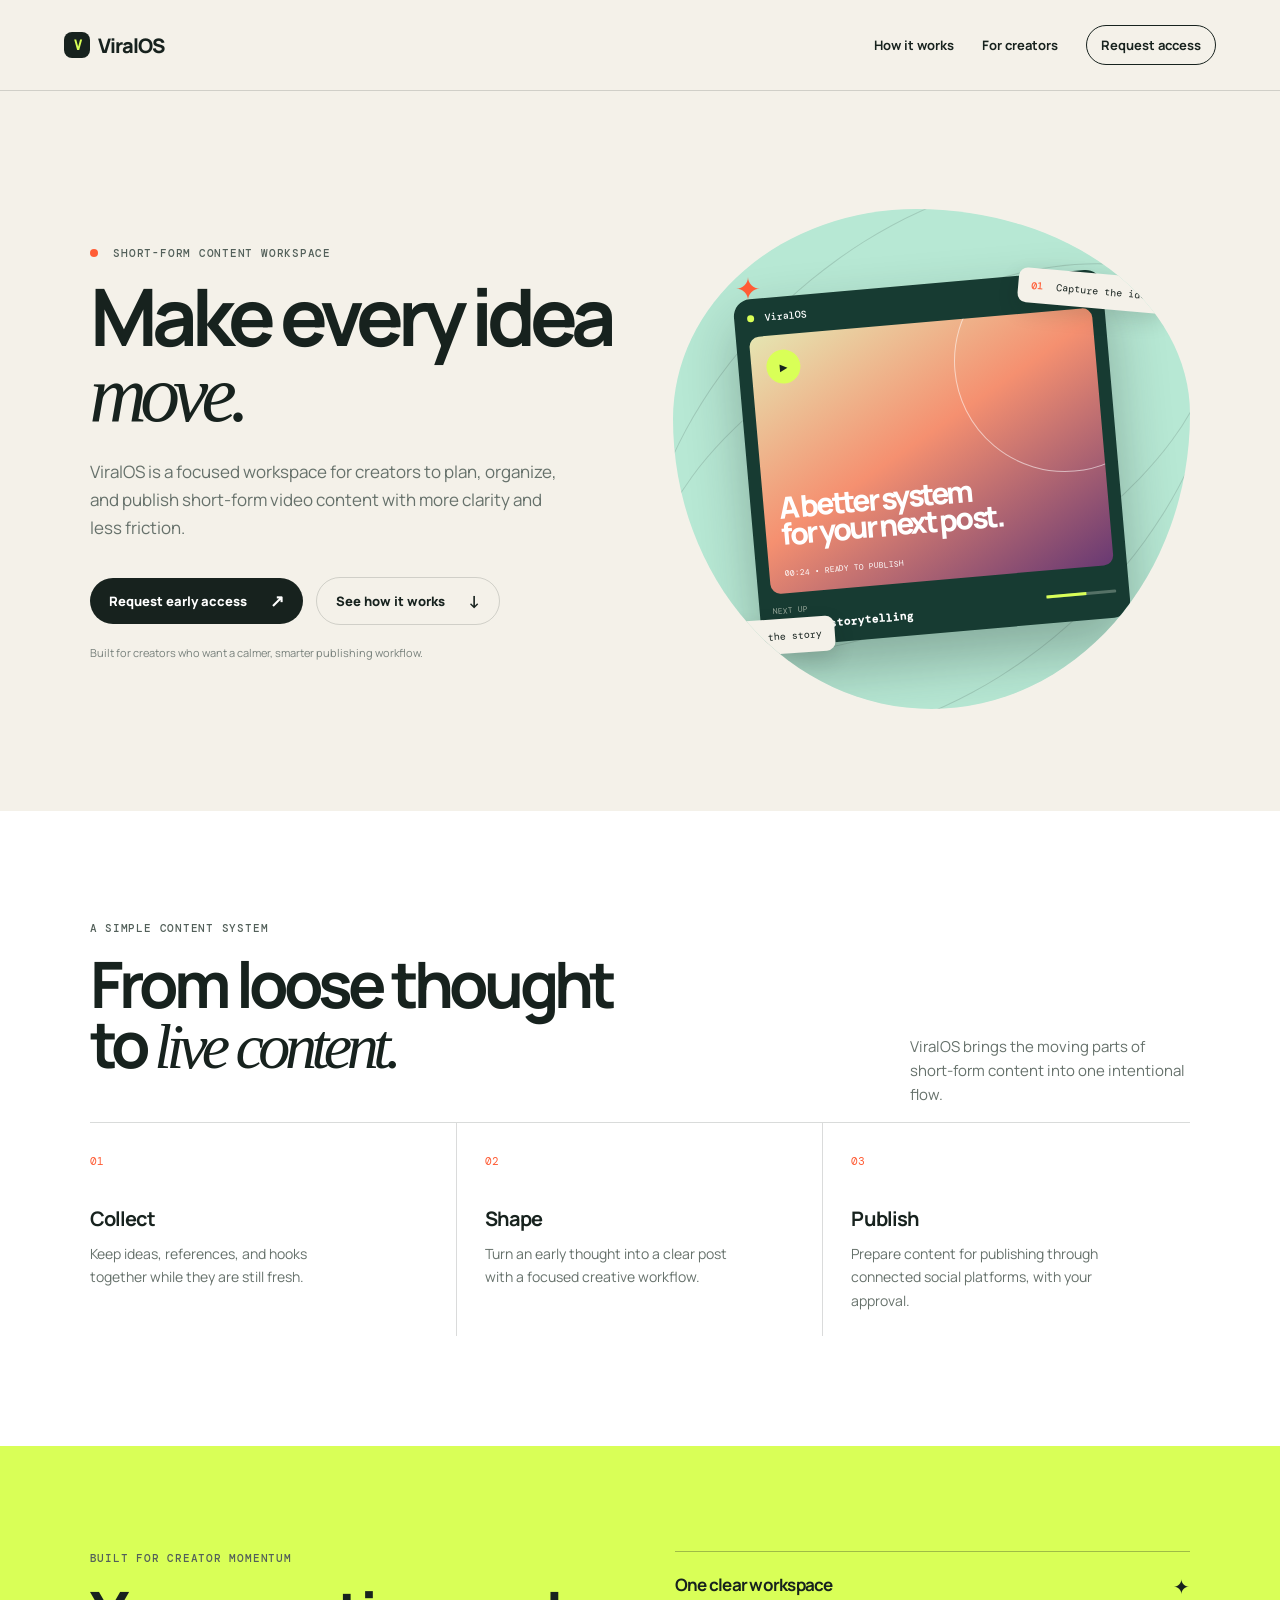
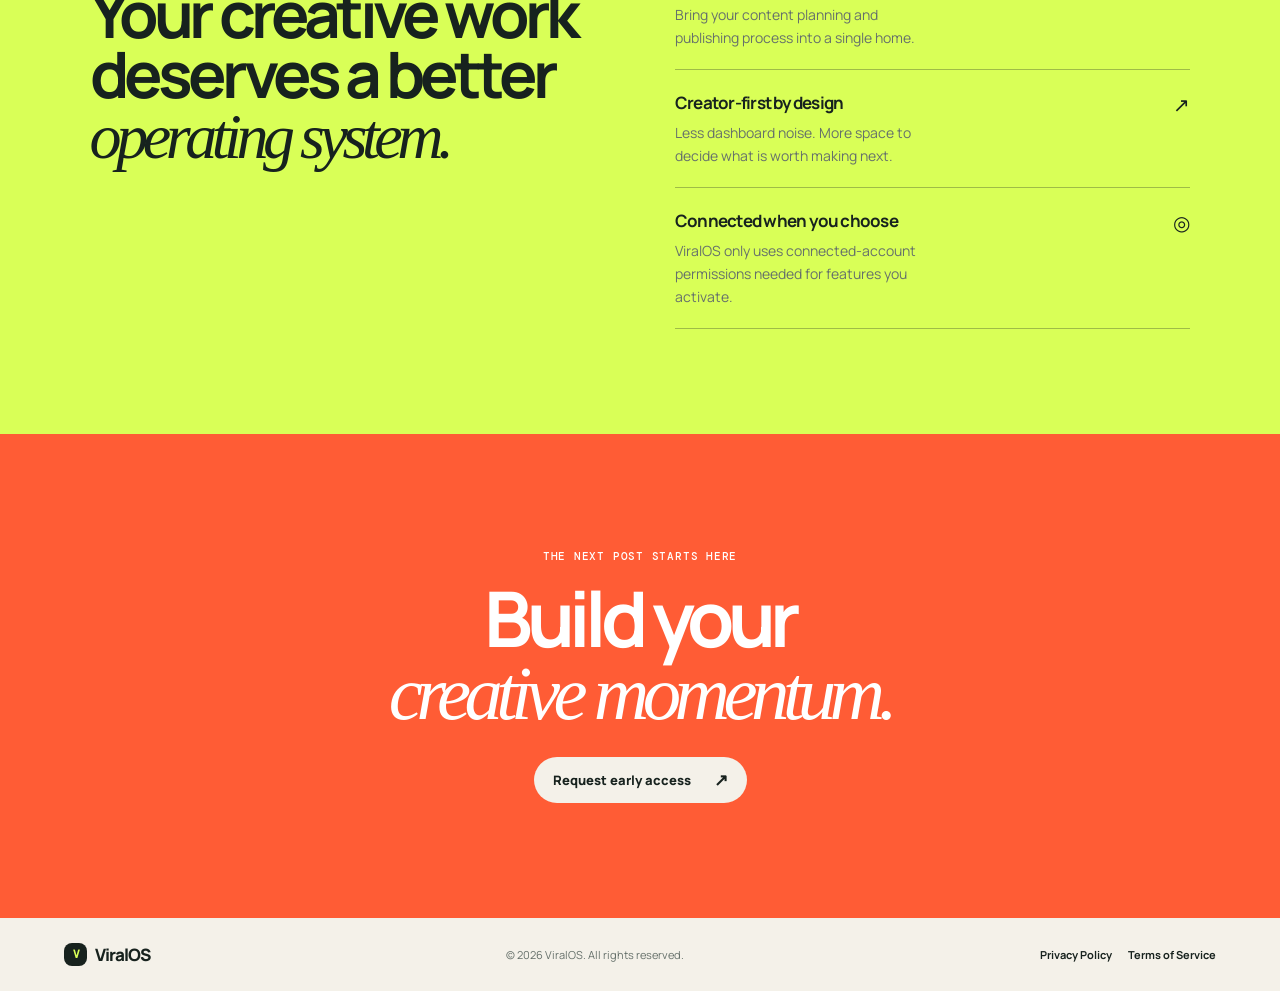
<file: index.html>
<!doctype html>
<html lang="en">
  <head>
    <meta charset="UTF-8" />
    <meta name="viewport" content="width=device-width, initial-scale=1.0" />
    <meta name="description" content="ViralOS helps creators plan, manage and publish short-form video content." />
    <title>ViralOS — Create with momentum</title>
    <link rel="preconnect" href="https://fonts.googleapis.com" />
    <link rel="preconnect" href="https://fonts.gstatic.com" crossorigin />
    <link href="https://fonts.googleapis.com/css2?family=DM+Mono:wght@400;500&family=Manrope:wght@400;500;600;700;800&display=swap" rel="stylesheet" />
    <link rel="stylesheet" href="styles.css" />
  </head>
  <body>
    <header class="site-header">
      <a class="brand" href="index.html" aria-label="ViralOS home"><span class="brand-mark">V</span>ViralOS</a>
      <nav aria-label="Main navigation">
        <a href="#how-it-works">How it works</a>
        <a href="#built-for-creators">For creators</a>
        <a class="nav-cta" href="mailto:davvifsantos@gmail.com?subject=ViralOS%20early%20access">Request access</a>
      </nav>
    </header>

    <main>
      <section class="hero">
        <div class="hero-copy">
          <p class="eyebrow"><span></span> SHORT-FORM CONTENT WORKSPACE</p>
          <h1>Make every idea<br /><em>move.</em></h1>
          <p class="hero-text">ViralOS is a focused workspace for creators to plan, organize, and publish short-form video content with more clarity and less friction.</p>
          <div class="hero-actions">
            <a class="button primary" href="mailto:davvifsantos@gmail.com?subject=ViralOS%20early%20access">Request early access <b>↗</b></a>
            <a class="button subtle" href="#how-it-works">See how it works <b>↓</b></a>
          </div>
          <p class="microcopy">Built for creators who want a calmer, smarter publishing workflow.</p>
        </div>
        <div class="hero-art" aria-label="Abstract ViralOS content workspace preview">
          <div class="orbit orbit-one"></div><div class="orbit orbit-two"></div>
          <div class="dashboard-card">
            <div class="card-top"><span class="mini-brand"><i></i> ViralOS</span><span class="live"><i></i> WORKSPACE</span></div>
            <div class="video-frame"><div class="play">▶</div><div class="video-caption">A better system<br />for your next post.</div><div class="video-meta">00:24 <span>•</span> READY TO PUBLISH</div></div>
            <div class="card-bottom"><div><small>NEXT UP</small><strong>Creator storytelling</strong></div><div class="progress"><span></span></div></div>
          </div>
          <div class="floating-note note-one"><span>01</span> Capture the idea</div>
          <div class="floating-note note-two"><span>02</span> Shape the story</div>
          <div class="spark spark-one">✦</div><div class="spark spark-two">✦</div>
        </div>
      </section>

      <section class="principles" id="how-it-works">
        <p class="eyebrow">A SIMPLE CONTENT SYSTEM</p>
        <div class="section-heading"><h2>From loose thought<br />to <em>live content.</em></h2><p>ViralOS brings the moving parts of short-form content into one intentional flow.</p></div>
        <div class="steps">
          <article><span class="step-number">01</span><h3>Collect</h3><p>Keep ideas, references, and hooks together while they are still fresh.</p></article>
          <article><span class="step-number">02</span><h3>Shape</h3><p>Turn an early thought into a clear post with a focused creative workflow.</p></article>
          <article><span class="step-number">03</span><h3>Publish</h3><p>Prepare content for publishing through connected social platforms, with your approval.</p></article>
        </div>
      </section>

      <section class="creator-section" id="built-for-creators">
        <div class="statement"><p class="eyebrow">BUILT FOR CREATOR MOMENTUM</p><h2>Your creative work<br />deserves a better<br /><em>operating system.</em></h2></div>
        <div class="benefits">
          <article><span>✦</span><h3>One clear workspace</h3><p>Bring your content planning and publishing process into a single home.</p></article>
          <article><span>↗</span><h3>Creator-first by design</h3><p>Less dashboard noise. More space to decide what is worth making next.</p></article>
          <article><span>◎</span><h3>Connected when you choose</h3><p>ViralOS only uses connected-account permissions needed for features you activate.</p></article>
        </div>
      </section>

      <section class="closing">
        <p class="eyebrow">THE NEXT POST STARTS HERE</p>
        <h2>Build your<br /><em>creative momentum.</em></h2>
        <a class="button primary light" href="mailto:davvifsantos@gmail.com?subject=ViralOS%20early%20access">Request early access <b>↗</b></a>
      </section>
    </main>

    <footer>
      <a class="brand" href="index.html"><span class="brand-mark">V</span>ViralOS</a>
      <p>© <span id="year"></span> ViralOS. All rights reserved.</p>
      <div><a href="privacy/">Privacy Policy</a><a href="terms/">Terms of Service</a></div>
    </footer>
    <script>document.getElementById('year').textContent = new Date().getFullYear();</script>
  </body>
</html>
</file>
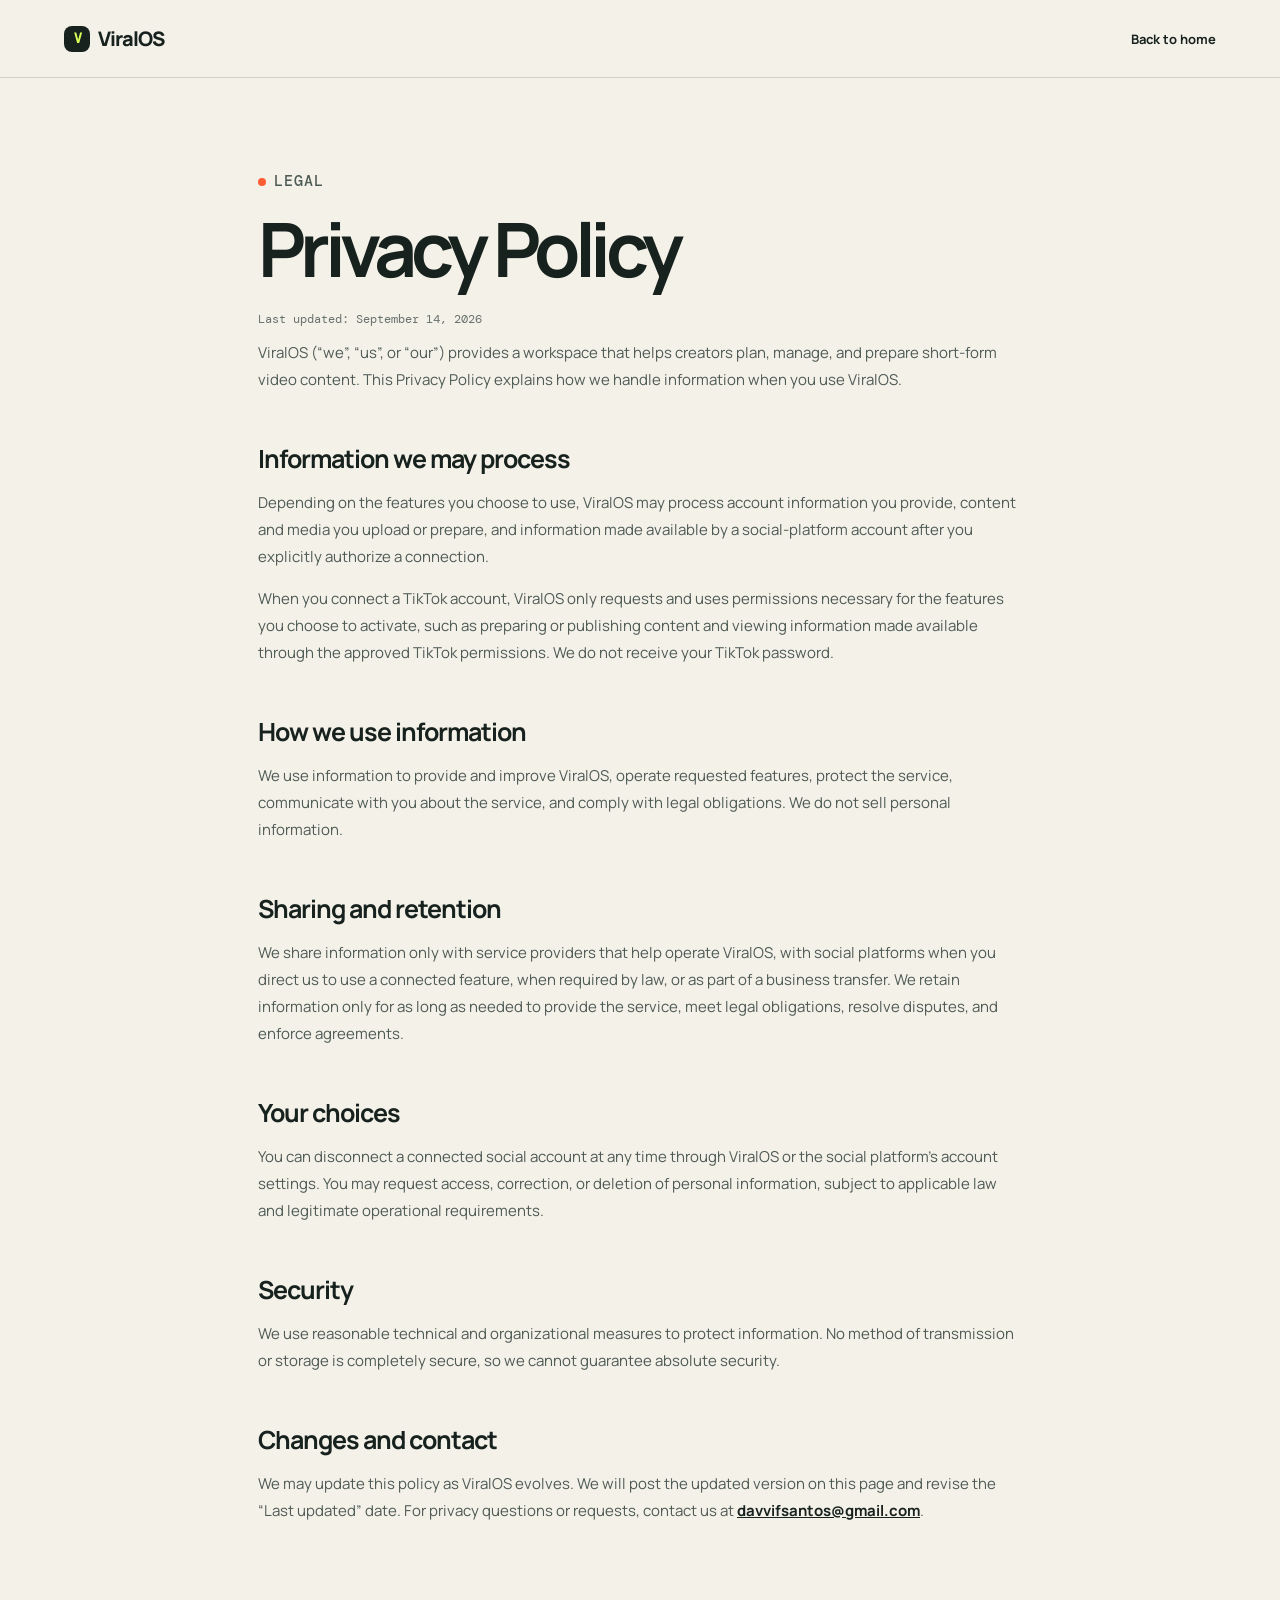
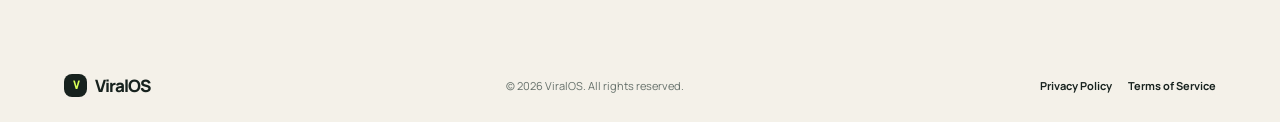
<file: privacy/index.html>
<!doctype html>
<html lang="en"><head><meta charset="UTF-8" /><meta name="viewport" content="width=device-width, initial-scale=1.0" /><meta name="description" content="ViralOS Privacy Policy" /><title>Privacy Policy — ViralOS</title><link rel="preconnect" href="https://fonts.googleapis.com" /><link rel="preconnect" href="https://fonts.gstatic.com" crossorigin /><link href="https://fonts.googleapis.com/css2?family=DM+Mono:wght@400;500&family=Manrope:wght@400;500;600;700;800&display=swap" rel="stylesheet" /><link rel="stylesheet" href="../styles.css" /><style>.legal{max-width:820px;margin:0 auto;padding:90px 28px 110px}.legal h1{font-size:clamp(45px,6vw,75px)}.legal h2{font:700 25px Manrope,sans-serif;letter-spacing:-.04em;margin:48px 0 13px}.legal p{font-size:15px;line-height:1.8;color:#4e5a54}.legal .updated{font:12px "DM Mono",monospace;color:#66716b}.legal a{color:#17221e;text-decoration:underline;font-weight:700}</style></head>
<body><header class="site-header"><a class="brand" href="../"><span class="brand-mark">V</span>ViralOS</a><nav><a href="../">Back to home</a></nav></header><main class="legal"><p class="eyebrow"><span></span>LEGAL</p><h1>Privacy Policy</h1><p class="updated">Last updated: September 14, 2026</p><p>ViralOS (“we”, “us”, or “our”) provides a workspace that helps creators plan, manage, and prepare short-form video content. This Privacy Policy explains how we handle information when you use ViralOS.</p><h2>Information we may process</h2><p>Depending on the features you choose to use, ViralOS may process account information you provide, content and media you upload or prepare, and information made available by a social-platform account after you explicitly authorize a connection.</p><p>When you connect a TikTok account, ViralOS only requests and uses permissions necessary for the features you choose to activate, such as preparing or publishing content and viewing information made available through the approved TikTok permissions. We do not receive your TikTok password.</p><h2>How we use information</h2><p>We use information to provide and improve ViralOS, operate requested features, protect the service, communicate with you about the service, and comply with legal obligations. We do not sell personal information.</p><h2>Sharing and retention</h2><p>We share information only with service providers that help operate ViralOS, with social platforms when you direct us to use a connected feature, when required by law, or as part of a business transfer. We retain information only for as long as needed to provide the service, meet legal obligations, resolve disputes, and enforce agreements.</p><h2>Your choices</h2><p>You can disconnect a connected social account at any time through ViralOS or the social platform’s account settings. You may request access, correction, or deletion of personal information, subject to applicable law and legitimate operational requirements.</p><h2>Security</h2><p>We use reasonable technical and organizational measures to protect information. No method of transmission or storage is completely secure, so we cannot guarantee absolute security.</p><h2>Changes and contact</h2><p>We may update this policy as ViralOS evolves. We will post the updated version on this page and revise the “Last updated” date. For privacy questions or requests, contact us at <a href="mailto:davvifsantos@gmail.com">davvifsantos@gmail.com</a>.</p></main><footer><a class="brand" href="../"><span class="brand-mark">V</span>ViralOS</a><p>© <span id="year"></span> ViralOS. All rights reserved.</p><div><a href="index.html">Privacy Policy</a><a href="../terms/">Terms of Service</a></div></footer><script>document.getElementById('year').textContent=new Date().getFullYear()</script></body></html>
</file>
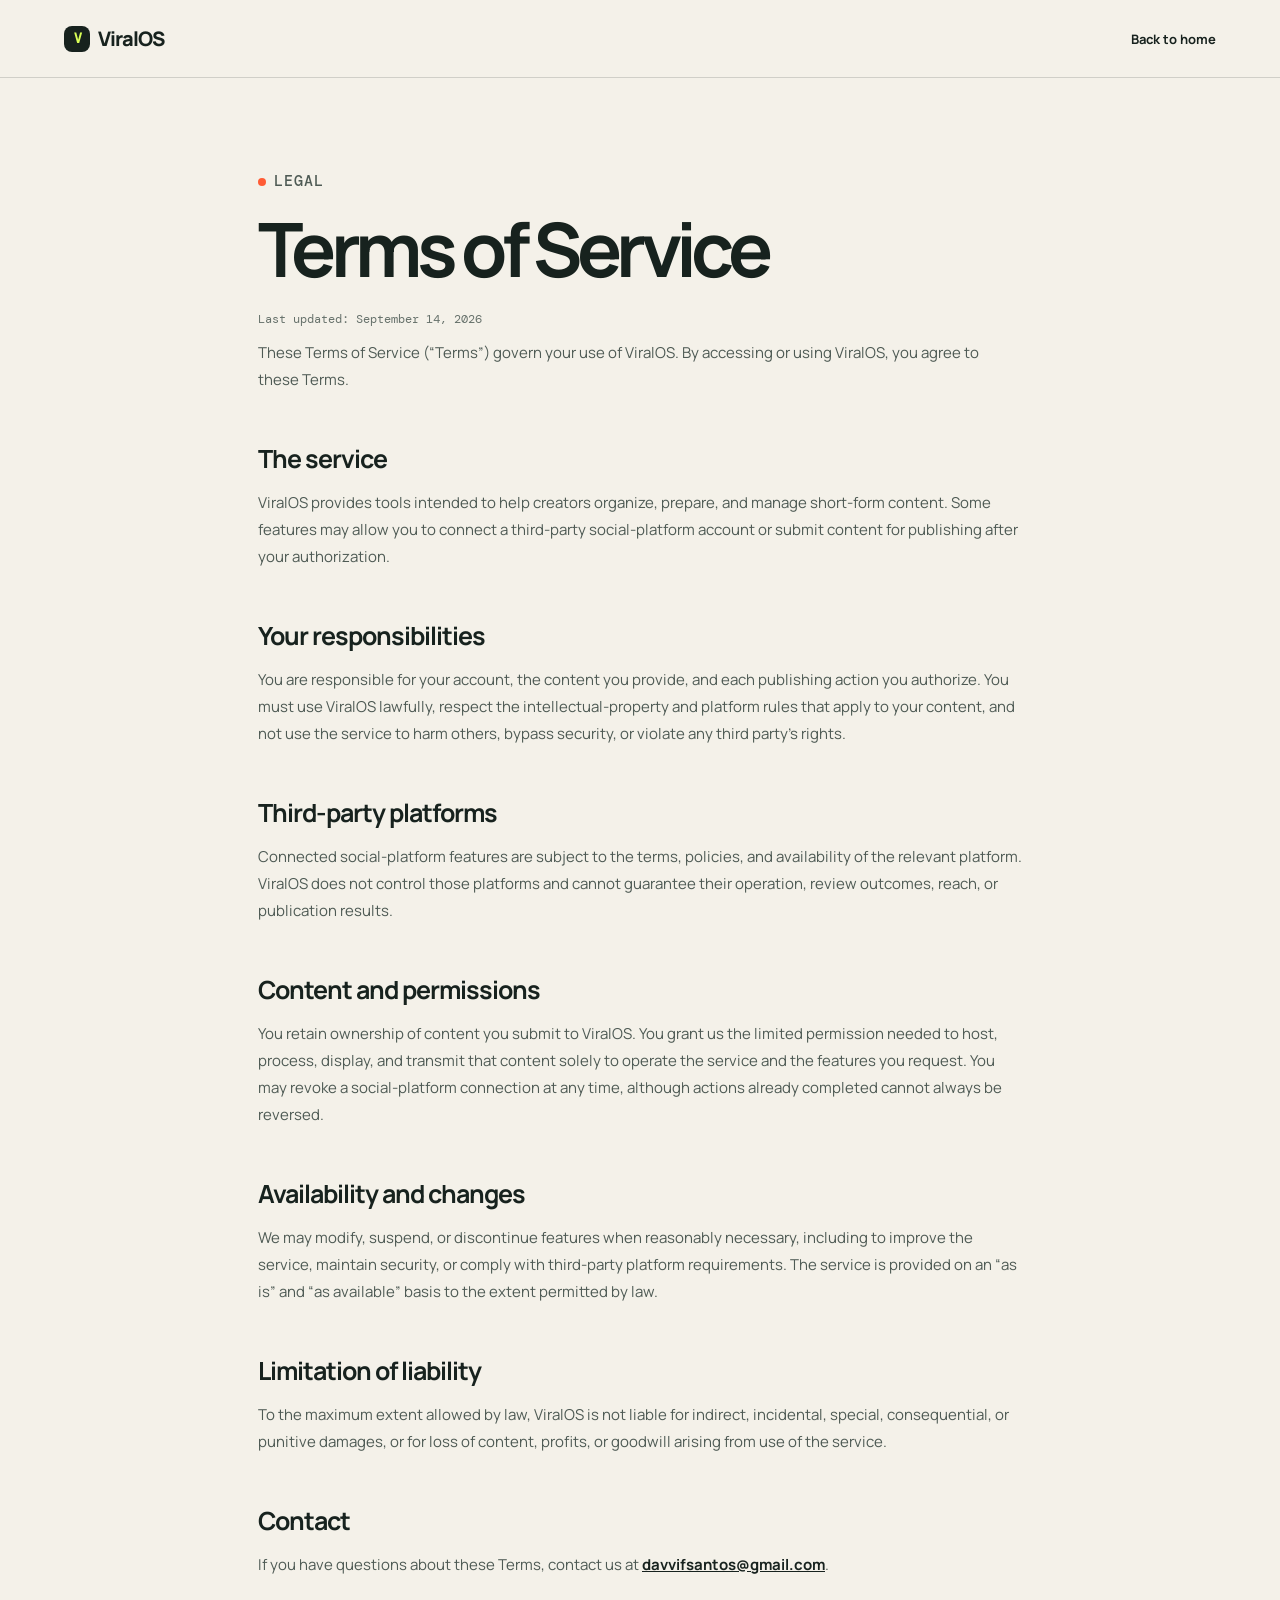
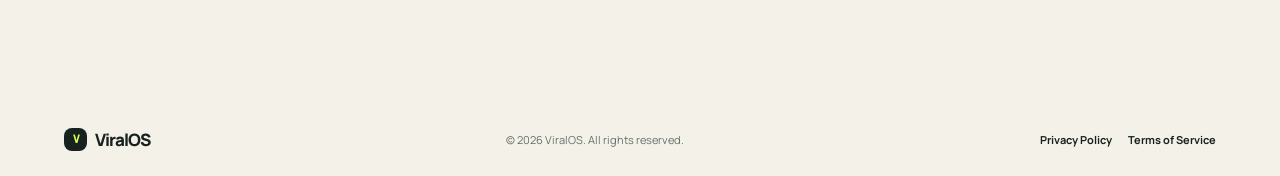
<file: terms/index.html>
<!doctype html>
<html lang="en"><head><meta charset="UTF-8" /><meta name="viewport" content="width=device-width, initial-scale=1.0" /><meta name="description" content="ViralOS Terms of Service" /><title>Terms of Service — ViralOS</title><link rel="preconnect" href="https://fonts.googleapis.com" /><link rel="preconnect" href="https://fonts.gstatic.com" crossorigin /><link href="https://fonts.googleapis.com/css2?family=DM+Mono:wght@400;500&family=Manrope:wght@400;500;600;700;800&display=swap" rel="stylesheet" /><link rel="stylesheet" href="../styles.css" /><style>.legal{max-width:820px;margin:0 auto;padding:90px 28px 110px}.legal h1{font-size:clamp(45px,6vw,75px)}.legal h2{font:700 25px Manrope,sans-serif;letter-spacing:-.04em;margin:48px 0 13px}.legal p{font-size:15px;line-height:1.8;color:#4e5a54}.legal .updated{font:12px "DM Mono",monospace;color:#66716b}.legal a{color:#17221e;text-decoration:underline;font-weight:700}</style></head>
<body><header class="site-header"><a class="brand" href="../"><span class="brand-mark">V</span>ViralOS</a><nav><a href="../">Back to home</a></nav></header><main class="legal"><p class="eyebrow"><span></span>LEGAL</p><h1>Terms of Service</h1><p class="updated">Last updated: September 14, 2026</p><p>These Terms of Service (“Terms”) govern your use of ViralOS. By accessing or using ViralOS, you agree to these Terms.</p><h2>The service</h2><p>ViralOS provides tools intended to help creators organize, prepare, and manage short-form content. Some features may allow you to connect a third-party social-platform account or submit content for publishing after your authorization.</p><h2>Your responsibilities</h2><p>You are responsible for your account, the content you provide, and each publishing action you authorize. You must use ViralOS lawfully, respect the intellectual-property and platform rules that apply to your content, and not use the service to harm others, bypass security, or violate any third party’s rights.</p><h2>Third-party platforms</h2><p>Connected social-platform features are subject to the terms, policies, and availability of the relevant platform. ViralOS does not control those platforms and cannot guarantee their operation, review outcomes, reach, or publication results.</p><h2>Content and permissions</h2><p>You retain ownership of content you submit to ViralOS. You grant us the limited permission needed to host, process, display, and transmit that content solely to operate the service and the features you request. You may revoke a social-platform connection at any time, although actions already completed cannot always be reversed.</p><h2>Availability and changes</h2><p>We may modify, suspend, or discontinue features when reasonably necessary, including to improve the service, maintain security, or comply with third-party platform requirements. The service is provided on an “as is” and “as available” basis to the extent permitted by law.</p><h2>Limitation of liability</h2><p>To the maximum extent allowed by law, ViralOS is not liable for indirect, incidental, special, consequential, or punitive damages, or for loss of content, profits, or goodwill arising from use of the service.</p><h2>Contact</h2><p>If you have questions about these Terms, contact us at <a href="mailto:davvifsantos@gmail.com">davvifsantos@gmail.com</a>.</p></main><footer><a class="brand" href="../"><span class="brand-mark">V</span>ViralOS</a><p>© <span id="year"></span> ViralOS. All rights reserved.</p><div><a href="../privacy/">Privacy Policy</a><a href="index.html">Terms of Service</a></div></footer><script>document.getElementById('year').textContent=new Date().getFullYear()</script></body></html>
</file>
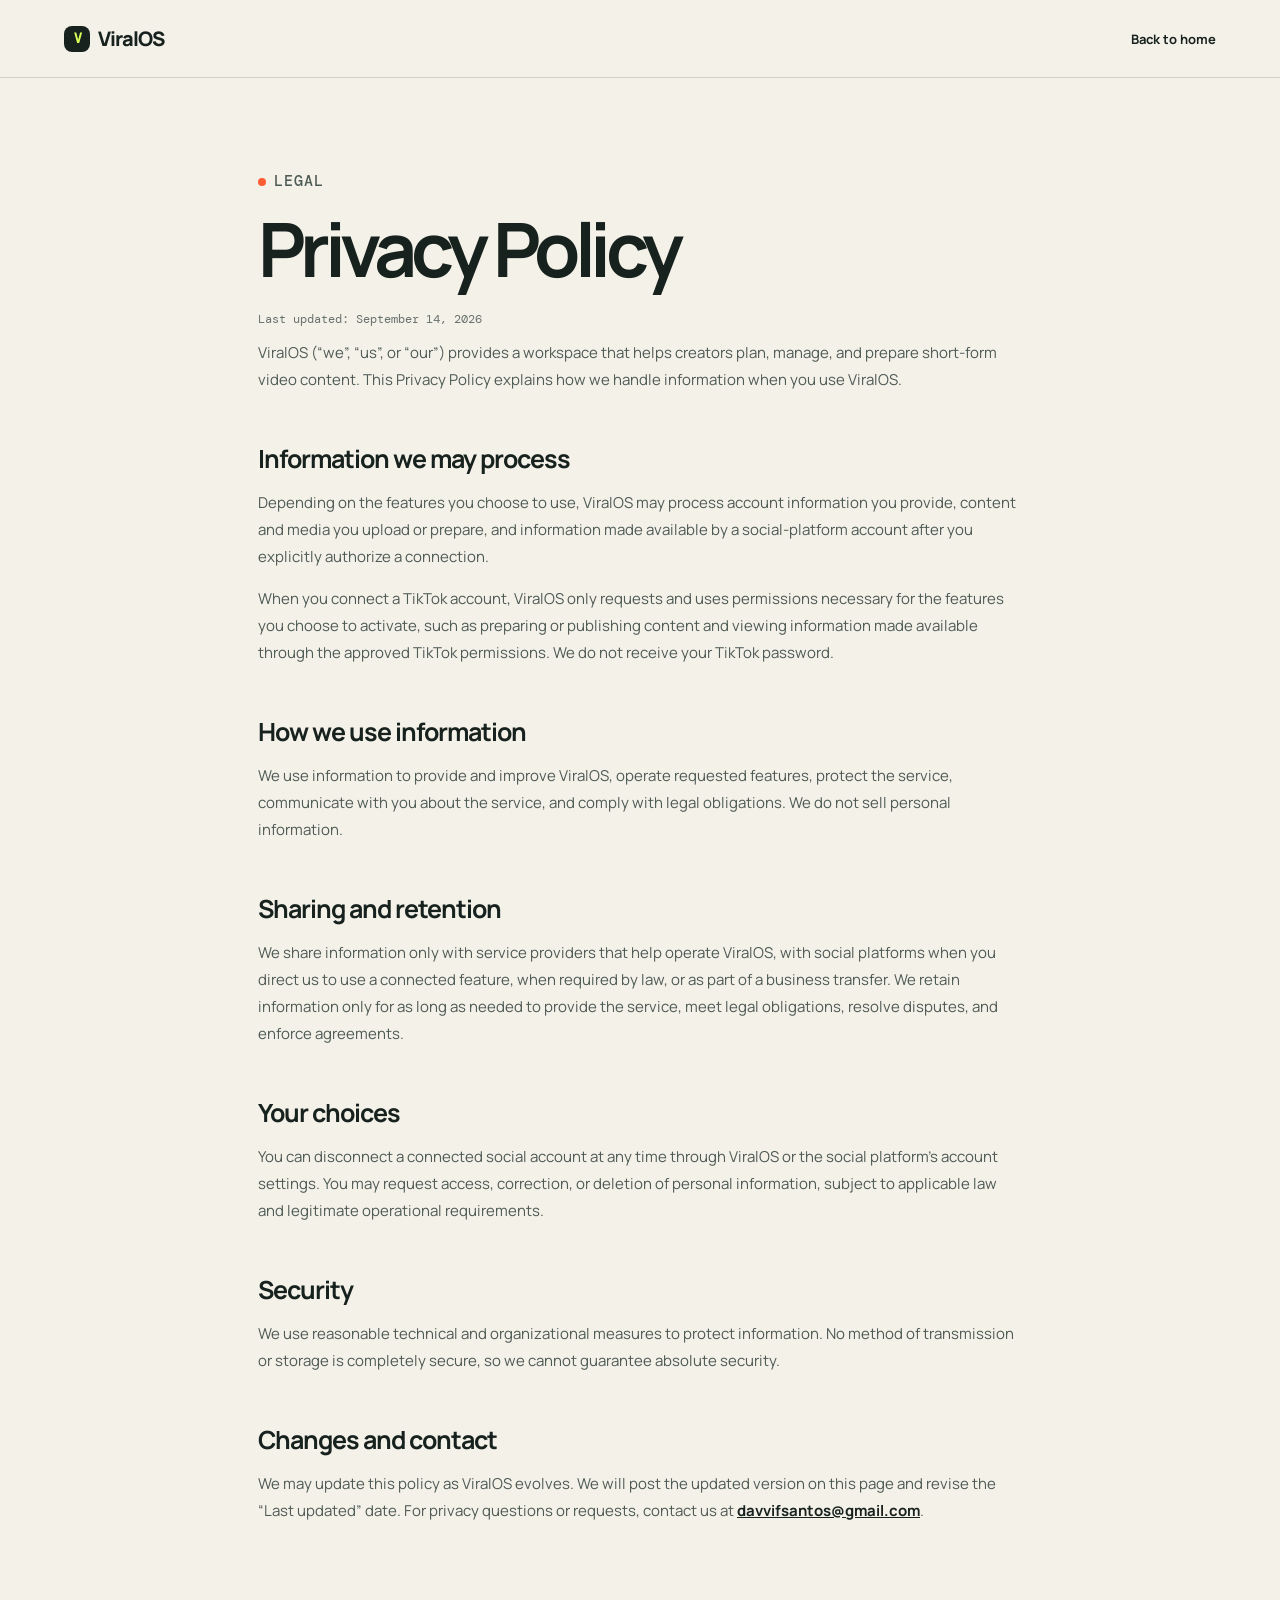
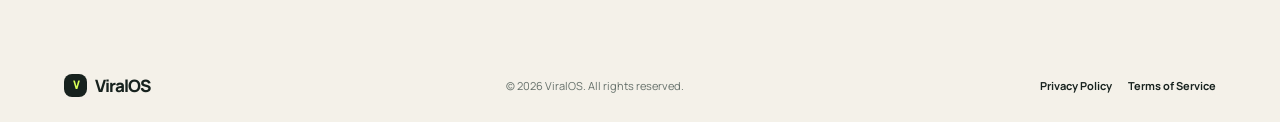
<file: privacy.html>
<!doctype html>
<html lang="en">
  <head>
    <meta charset="UTF-8" /><meta name="viewport" content="width=device-width, initial-scale=1.0" />
    <meta name="description" content="ViralOS Privacy Policy" /><title>Privacy Policy — ViralOS</title>
    <link rel="preconnect" href="https://fonts.googleapis.com" /><link rel="preconnect" href="https://fonts.gstatic.com" crossorigin />
    <link href="https://fonts.googleapis.com/css2?family=DM+Mono:wght@400;500&family=Manrope:wght@400;500;600;700;800&display=swap" rel="stylesheet" /><link rel="stylesheet" href="styles.css" />
    <style>.legal{max-width:820px;margin:0 auto;padding:90px 28px 110px}.legal h1{font-size:clamp(45px,6vw,75px)}.legal h2{font:700 25px Manrope,sans-serif;letter-spacing:-.04em;margin:48px 0 13px}.legal p,.legal li{font-size:15px;line-height:1.8;color:#4e5a54}.legal ul{padding-left:22px}.legal .updated{font:12px "DM Mono",monospace;color:#66716b}.legal a{color:#17221e;text-decoration:underline;font-weight:700}</style>
  </head>
  <body><header class="site-header"><a class="brand" href="index.html"><span class="brand-mark">V</span>ViralOS</a><nav><a href="index.html">Back to home</a></nav></header>
  <main class="legal"><p class="eyebrow"><span></span>LEGAL</p><h1>Privacy Policy</h1><p class="updated">Last updated: September 14, 2026</p>
  <p>ViralOS (“we”, “us”, or “our”) provides a workspace that helps creators plan, manage, and prepare short-form video content. This Privacy Policy explains how we handle information when you use ViralOS.</p>
  <h2>Information we may process</h2><p>Depending on the features you choose to use, ViralOS may process account information you provide, content and media you upload or prepare, and information made available by a social-platform account after you explicitly authorize a connection.</p><p>When you connect a TikTok account, ViralOS only requests and uses permissions necessary for the features you choose to activate, such as preparing or publishing content and viewing information made available through the approved TikTok permissions. We do not receive your TikTok password.</p>
  <h2>How we use information</h2><p>We use information to provide and improve ViralOS, operate requested features, protect the service, communicate with you about the service, and comply with legal obligations. We do not sell personal information.</p>
  <h2>Sharing and retention</h2><p>We share information only with service providers that help operate ViralOS, with social platforms when you direct us to use a connected feature, when required by law, or as part of a business transfer. We retain information only for as long as needed to provide the service, meet legal obligations, resolve disputes, and enforce agreements.</p>
  <h2>Your choices</h2><p>You can disconnect a connected social account at any time through ViralOS or the social platform’s account settings. You may request access, correction, or deletion of personal information, subject to applicable law and legitimate operational requirements.</p>
  <h2>Security</h2><p>We use reasonable technical and organizational measures to protect information. No method of transmission or storage is completely secure, so we cannot guarantee absolute security.</p>
  <h2>Changes and contact</h2><p>We may update this policy as ViralOS evolves. We will post the updated version on this page and revise the “Last updated” date. For privacy questions or requests, contact us at <a href="mailto:davvifsantos@gmail.com">davvifsantos@gmail.com</a>.</p>
  </main><footer><a class="brand" href="index.html"><span class="brand-mark">V</span>ViralOS</a><p>© <span id="year"></span> ViralOS. All rights reserved.</p><div><a href="privacy.html">Privacy Policy</a><a href="terms.html">Terms of Service</a></div></footer><script>document.getElementById('year').textContent=new Date().getFullYear()</script></body>
</html>
</file>
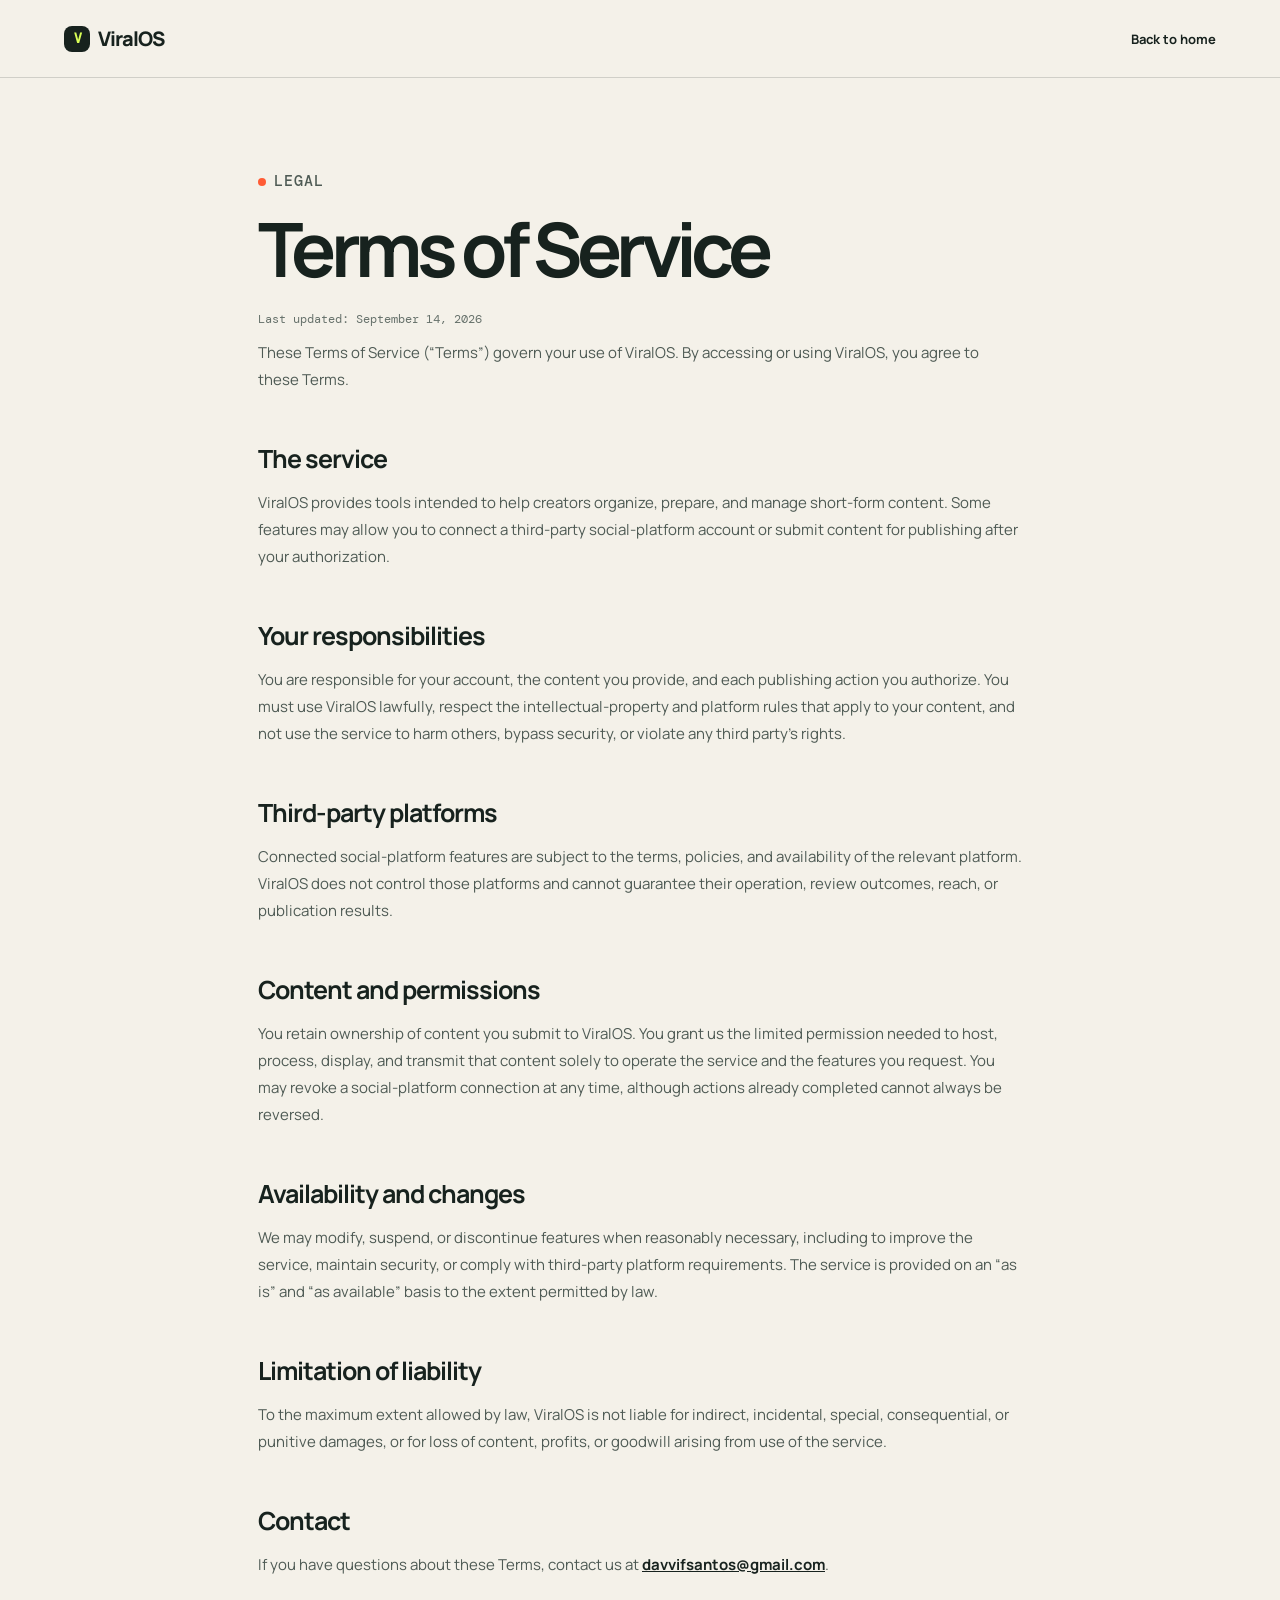
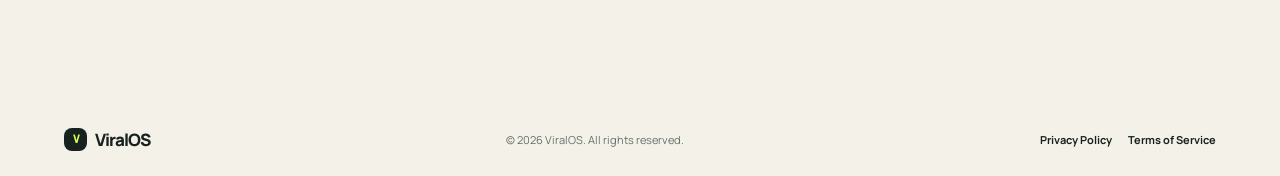
<file: terms.html>
<!doctype html>
<html lang="en">
  <head>
    <meta charset="UTF-8" /><meta name="viewport" content="width=device-width, initial-scale=1.0" />
    <meta name="description" content="ViralOS Terms of Service" /><title>Terms of Service — ViralOS</title>
    <link rel="preconnect" href="https://fonts.googleapis.com" /><link rel="preconnect" href="https://fonts.gstatic.com" crossorigin />
    <link href="https://fonts.googleapis.com/css2?family=DM+Mono:wght@400;500&family=Manrope:wght@400;500;600;700;800&display=swap" rel="stylesheet" /><link rel="stylesheet" href="styles.css" />
    <style>.legal{max-width:820px;margin:0 auto;padding:90px 28px 110px}.legal h1{font-size:clamp(45px,6vw,75px)}.legal h2{font:700 25px Manrope,sans-serif;letter-spacing:-.04em;margin:48px 0 13px}.legal p,.legal li{font-size:15px;line-height:1.8;color:#4e5a54}.legal ul{padding-left:22px}.legal .updated{font:12px "DM Mono",monospace;color:#66716b}.legal a{color:#17221e;text-decoration:underline;font-weight:700}</style>
  </head>
  <body><header class="site-header"><a class="brand" href="index.html"><span class="brand-mark">V</span>ViralOS</a><nav><a href="index.html">Back to home</a></nav></header>
  <main class="legal"><p class="eyebrow"><span></span>LEGAL</p><h1>Terms of Service</h1><p class="updated">Last updated: September 14, 2026</p>
  <p>These Terms of Service (“Terms”) govern your use of ViralOS. By accessing or using ViralOS, you agree to these Terms.</p>
  <h2>The service</h2><p>ViralOS provides tools intended to help creators organize, prepare, and manage short-form content. Some features may allow you to connect a third-party social-platform account or submit content for publishing after your authorization.</p>
  <h2>Your responsibilities</h2><p>You are responsible for your account, the content you provide, and each publishing action you authorize. You must use ViralOS lawfully, respect the intellectual-property and platform rules that apply to your content, and not use the service to harm others, bypass security, or violate any third party’s rights.</p>
  <h2>Third-party platforms</h2><p>Connected social-platform features are subject to the terms, policies, and availability of the relevant platform. ViralOS does not control those platforms and cannot guarantee their operation, review outcomes, reach, or publication results.</p>
  <h2>Content and permissions</h2><p>You retain ownership of content you submit to ViralOS. You grant us the limited permission needed to host, process, display, and transmit that content solely to operate the service and the features you request. You may revoke a social-platform connection at any time, although actions already completed cannot always be reversed.</p>
  <h2>Availability and changes</h2><p>We may modify, suspend, or discontinue features when reasonably necessary, including to improve the service, maintain security, or comply with third-party platform requirements. The service is provided on an “as is” and “as available” basis to the extent permitted by law.</p>
  <h2>Limitation of liability</h2><p>To the maximum extent allowed by law, ViralOS is not liable for indirect, incidental, special, consequential, or punitive damages, or for loss of content, profits, or goodwill arising from use of the service.</p>
  <h2>Contact</h2><p>If you have questions about these Terms, contact us at <a href="mailto:davvifsantos@gmail.com">davvifsantos@gmail.com</a>.</p>
  </main><footer><a class="brand" href="index.html"><span class="brand-mark">V</span>ViralOS</a><p>© <span id="year"></span> ViralOS. All rights reserved.</p><div><a href="privacy.html">Privacy Policy</a><a href="terms.html">Terms of Service</a></div></footer><script>document.getElementById('year').textContent=new Date().getFullYear()</script></body>
</html>
</file>
<file: styles.css>
:root{--ink:#17221e;--paper:#f4f1e9;--lime:#d9ff57;--orange:#ff5c35;--muted:#66716b;--line:rgba(23,34,30,.16)}*{box-sizing:border-box}html{scroll-behavior:smooth}body{margin:0;background:var(--paper);color:var(--ink);font-family:Manrope,Arial,sans-serif}a{color:inherit;text-decoration:none}.site-header,footer{display:flex;align-items:center;justify-content:space-between;padding:25px max(5vw,28px);border-bottom:1px solid var(--line)}.brand{font-size:20px;font-weight:800;letter-spacing:-1px;display:flex;align-items:center;gap:8px}.brand-mark{display:grid;place-items:center;background:var(--ink);color:var(--lime);font-family:"DM Mono",monospace;font-size:13px;width:26px;height:26px;border-radius:8px}.site-header nav{display:flex;align-items:center;gap:28px;font-size:13px;font-weight:700}.nav-cta{padding:10px 14px;border:1px solid var(--ink);border-radius:99px}.hero{min-height:720px;padding:95px max(7vw,28px) 80px;display:grid;grid-template-columns:1.02fr .98fr;gap:45px;align-items:center;overflow:hidden}.eyebrow{font-family:"DM Mono",monospace;letter-spacing:.07em;font-size:11px;font-weight:500;color:#53605a;margin:0 0 19px}.eyebrow span{background:var(--orange);width:8px;height:8px;display:inline-block;border-radius:50%;margin-right:8px}h1,h2,h3,p{margin-top:0}h1,h2{font-size:clamp(48px,6.2vw,92px);letter-spacing:-.075em;line-height:.94;margin-bottom:26px}em{font-family:Georgia,serif;font-weight:400;letter-spacing:-.085em}.hero-text{color:var(--muted);max-width:480px;font-size:17px;line-height:1.65}.hero-actions{display:flex;gap:13px;align-items:center;margin:35px 0 20px}.button{display:inline-flex;align-items:center;gap:23px;border-radius:99px;padding:14px 19px;font-size:13px;font-weight:800}.button b{font-size:17px;line-height:0}.primary{background:var(--ink);color:#fff}.subtle{border:1px solid var(--line)}.microcopy{font-size:11px;color:#78817c}.hero-art{position:relative;height:500px;background:#b7e8d4;border-radius:47% 53% 50% 50% / 42% 41% 59% 58%;isolation:isolate;display:grid;place-items:center;overflow:hidden}.orbit{position:absolute;border:1px solid rgba(23,34,30,.14);border-radius:50%;z-index:-1}.orbit-one{width:620px;height:285px;transform:rotate(-29deg)}.orbit-two{width:430px;height:680px;transform:rotate(47deg)}.dashboard-card{width:min(78%,370px);background:#173b32;padding:13px;border-radius:17px;box-shadow:0 27px 55px rgba(23,34,30,.3);color:white;transform:rotate(-5deg)}.card-top,.card-bottom{display:flex;align-items:center;justify-content:space-between;font:10px "DM Mono",monospace}.mini-brand{font-weight:500}.mini-brand i,.live i{width:7px;height:7px;background:var(--lime);border-radius:50%;display:inline-block;margin-right:5px}.live{color:var(--lime);font-size:8px}.video-frame{height:258px;background:linear-gradient(150deg,#e5e5b1 0%,#f59070 46%,#683973 100%);margin:12px 0;border-radius:10px;padding:15px;position:relative;overflow:hidden}.video-frame:after{content:"";position:absolute;width:220px;height:220px;border:1px solid rgba(255,255,255,.55);border-radius:50%;right:-80px;top:-60px}.play{background:var(--lime);color:var(--ink);width:34px;height:34px;display:grid;place-items:center;border-radius:50%;font-size:10px}.video-caption{font-size:30px;font-weight:800;letter-spacing:-.08em;line-height:.92;position:absolute;bottom:45px}.video-meta{position:absolute;bottom:15px;font:8px "DM Mono",monospace}.card-bottom small{display:block;color:#9dac9f;font-size:8px;margin-bottom:4px}.card-bottom strong{font-size:11px}.progress{width:70px;height:3px;background:#557166;border-radius:3px}.progress span{display:block;width:57%;height:100%;background:var(--lime)}.floating-note{position:absolute;background:var(--paper);font:10px "DM Mono",monospace;padding:11px 13px;border-radius:9px;box-shadow:0 8px 20px rgba(23,34,30,.15)}.floating-note span{font-weight:500;margin-right:7px;color:var(--orange)}.note-one{top:64px;right:5%;transform:rotate(5deg)}.note-two{bottom:54px;left:4%;transform:rotate(-4deg)}.spark{position:absolute;font-size:31px;color:var(--orange)}.spark-one{top:58px;left:12%}.spark-two{bottom:57px;right:8%;color:var(--ink)}.principles{background:#fff;padding:110px max(7vw,28px)}.section-heading{display:flex;justify-content:space-between;gap:50px;align-items:end}.section-heading h2,.statement h2{font-size:clamp(42px,5vw,73px);margin-bottom:45px}.section-heading p{max-width:280px;color:var(--muted);line-height:1.6;font-size:15px}.steps{border-top:1px solid var(--line);display:grid;grid-template-columns:repeat(3,1fr)}.steps article{padding:25px 28px 10px 0;border-right:1px solid var(--line);min-height:190px}.steps article+article{padding-left:28px}.steps article:last-child{border-right:0}.step-number{font:11px "DM Mono",monospace;color:var(--orange)}h3{font-size:20px;letter-spacing:-.045em;margin:35px 0 10px}.steps p,.benefits p{color:var(--muted);font-size:14px;line-height:1.65;max-width:250px}.creator-section{background:var(--lime);display:grid;grid-template-columns:1fr 1fr;padding:105px max(7vw,28px);gap:70px}.statement h2{margin-bottom:0}.benefits{border-top:1px solid rgba(23,34,30,.3)}.benefits article{padding:21px 0 10px;border-bottom:1px solid rgba(23,34,30,.3)}.benefits article>span{float:right;font-size:20px}.benefits h3{margin:0 0 7px;font-size:17px}.benefits p{margin-bottom:10px}.closing{text-align:center;background:var(--orange);padding:115px 28px;color:#fff}.closing .eyebrow{color:#fff}.closing h2{font-size:clamp(49px,6vw,84px)}.light{background:var(--paper);color:var(--ink)}footer{border-bottom:0;font-size:11px;color:#65706a}footer .brand{font-size:17px;color:var(--ink)}footer .brand-mark{width:23px;height:23px;font-size:11px}footer p{margin:0}footer div{display:flex;gap:16px;color:var(--ink);font-weight:700}@media(max-width:740px){.site-header{padding:20px 22px}.site-header nav a:not(.nav-cta){display:none}.hero{display:block;padding:68px 26px 60px}.hero-art{height:410px;margin-top:56px}.video-frame{height:210px}.floating-note{display:none}.section-heading,.creator-section{display:block}.section-heading p{margin-bottom:35px}.steps{grid-template-columns:1fr}.steps article,.steps article+article{padding:22px 0;border-right:0;border-bottom:1px solid var(--line);min-height:auto}.creator-section{padding:75px 26px}.benefits{margin-top:45px}footer{padding:25px 22px;flex-wrap:wrap;gap:18px}footer p{order:3;width:100%}.hero-actions{flex-wrap:wrap}}
</file>
